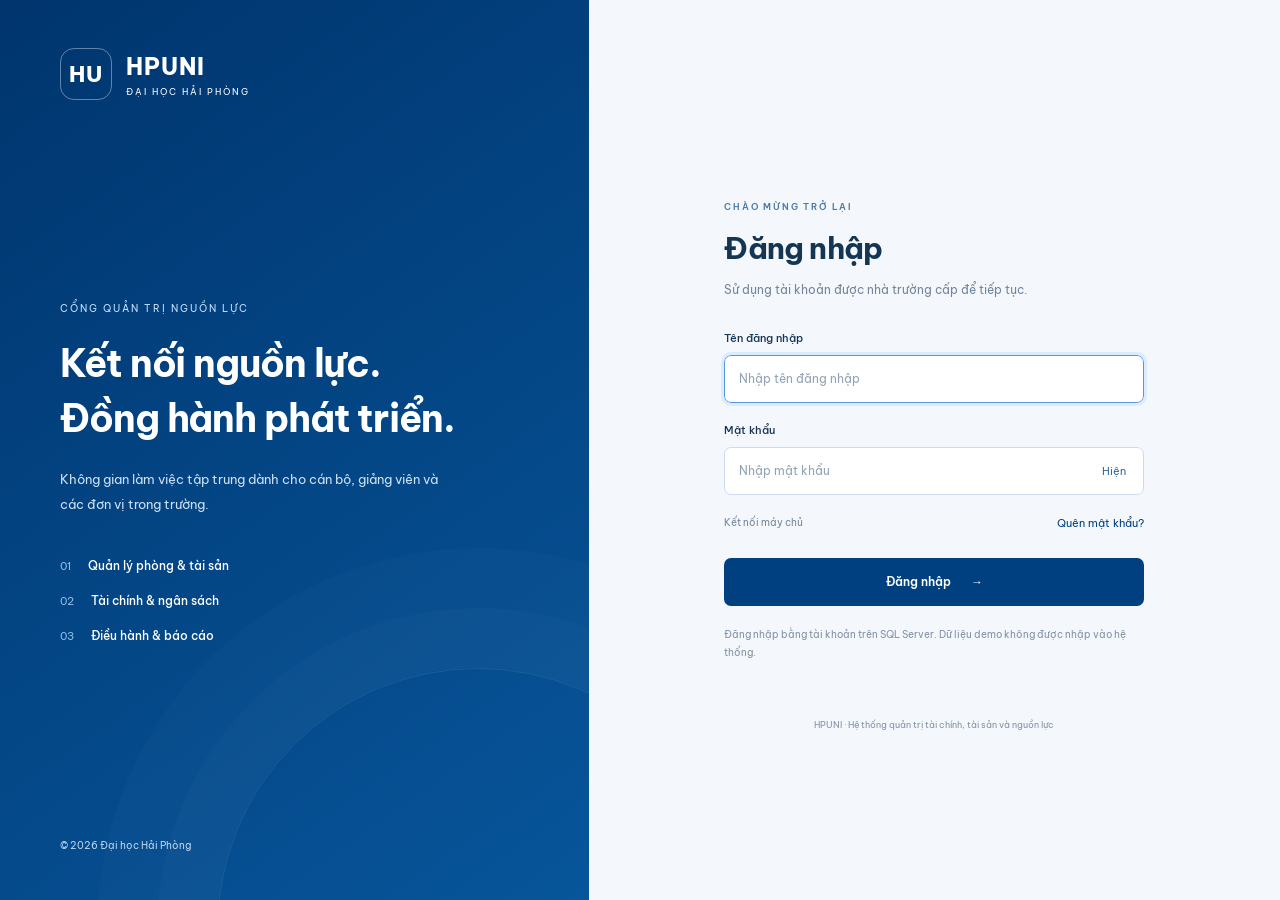
<file: frontend/login.html>
<!doctype html>
<html lang="vi">
<head>
  <meta charset="utf-8"><meta name="viewport" content="width=device-width,initial-scale=1">
  <meta name="theme-color" content="#004080"><title>Đăng nhập · HPUNI</title>
  <link rel="stylesheet" href="login.css">
</head>
<body>
  <main class="login-shell">
    <section class="intro" aria-label="Đại học Hải Phòng">
      <a class="brand" href="login.html"><span class="brand-mark">HU</span><span>HPUNI<small>ĐẠI HỌC HẢI PHÒNG</small></span></a>
      <div class="intro-copy"><span class="eyebrow">CỔNG QUẢN TRỊ NGUỒN LỰC</span><h1>Kết nối nguồn lực.<br>Đồng hành phát triển.</h1><p>Không gian làm việc tập trung dành cho cán bộ, giảng viên và các đơn vị trong trường.</p>
      <div class="features"><span>01 <strong>Quản lý phòng & tài sản</strong></span><span>02 <strong>Tài chính & ngân sách</strong></span><span>03 <strong>Điều hành & báo cáo</strong></span></div></div>
      <small class="intro-footer">© 2026 Đại học Hải Phòng</small>
    </section>
    <section class="login-area">
      <div class="form-card"><span class="form-badge">CHÀO MỪNG TRỞ LẠI</span><h2>Đăng nhập</h2><p class="subtitle">Sử dụng tài khoản được nhà trường cấp để tiếp tục.</p>
        <form id="login-form" method="post" action="/api/v1/auth/login">
          <label for="username">Tên đăng nhập hoặc email</label>
          <input id="username" name="username" autocomplete="username" placeholder="Nhập tên đăng nhập hoặc email" required maxlength="254" autofocus>
          <label for="password">Mật khẩu</label>
          <div class="password-wrap"><input id="password" name="password" type="password" autocomplete="current-password" placeholder="Nhập mật khẩu" required maxlength="128"><button id="toggle-password" type="button" aria-label="Hiện mật khẩu" aria-pressed="false">Hiện</button></div>
          <div class="form-options"><span class="demo-tag">Phiên bản trải nghiệm</span><button class="text-button" type="button" id="help">Quên mật khẩu?</button></div>
          <div id="message" role="alert" hidden></div>
          <button class="submit" type="submit" disabled>Đăng nhập <span aria-hidden="true">→</span></button>
        </form>
        <details class="demo-accounts"><summary>Tài khoản dùng thử</summary><p>Mật khẩu chung: <strong>Demo@123</strong></p><div id="demo-list"></div><small>Chọn một tài khoản để điền tên đăng nhập.</small></details>
        <p class="demo-note">Đăng nhập mô phỏng trên trình duyệt. Chưa kết nối hệ thống xác thực của nhà trường.</p>
      </div>
      <small class="area-footer">HPUNI · Hệ thống quản trị tài chính, tài sản và nguồn lực</small>
    </section>
  </main>
  <script type="module" src="page-entry.mjs"></script>
</body>
</html>
</file>
<file: frontend/login.css>
@import url('https://fonts.googleapis.com/css2?family=Be+Vietnam+Pro:wght@400;500;600;700;800&display=swap');
:root{font-family:'Be Vietnam Pro',sans-serif;color:#153653;background:#f4f7fc;font-synthesis:none}*{box-sizing:border-box}body{margin:0}button,input,select{font:inherit}button,a,input,select,summary{-webkit-tap-highlight-color:transparent}button,summary{cursor:pointer}button:focus-visible,a:focus-visible,summary:focus-visible{outline:3px solid #79b5f4;outline-offset:4px}[hidden]{display:none!important}.login-shell{min-height:100vh;display:grid;grid-template-columns:46% 54%}.intro{position:relative;overflow:hidden;padding:48px 60px;color:white;background:linear-gradient(145deg,#00356e,#07559a);display:flex;flex-direction:column;justify-content:space-between;gap:64px}.intro:after{content:'';position:absolute;width:520px;height:520px;border:1px solid #ffffff16;border-radius:50%;bottom:-290px;right:-150px;box-shadow:0 0 0 60px #ffffff04,0 0 0 120px #ffffff04;pointer-events:none}.brand{display:flex;gap:14px;align-items:center;color:inherit;text-decoration:none;font-size:23px;font-weight:800;letter-spacing:1px}.brand-mark{display:grid;place-items:center;width:52px;height:52px;border:1px solid #ffffff60;border-radius:14px;font-size:22px}.brand small{display:block;font-size:9px;letter-spacing:2px;margin-top:5px;font-weight:400}.eyebrow{font-size:10px;letter-spacing:2px;color:#c5e1ff}.intro h1{font-size:clamp(28px,3vw,44px);line-height:1.45;letter-spacing:-1.1px;margin:20px 0}.intro-copy>p{max-width:400px;font-size:13px;line-height:1.9;color:#cee0f3}.features{display:grid;gap:20px;margin-top:42px;font-size:11px}.features span{display:flex;gap:17px;align-items:center;color:#8fbee9}.features strong{font-size:12px;font-weight:500;color:#fff}.intro-footer{font-size:10px;color:#bdd5ed}.login-area{display:flex;flex-direction:column;align-items:center;justify-content:center;padding:55px 40px 28px;gap:45px}.form-card{width:100%;max-width:420px}.form-badge{font-size:9px;letter-spacing:1.8px;font-weight:600;color:#4779a6}h2{font-size:30px;letter-spacing:-.8px;margin:15px 0 10px}.subtitle{font-size:12px;color:#73869b;line-height:1.8;margin-bottom:30px}label{display:block;font-size:11px;font-weight:500;margin:20px 0 10px}input,select{width:100%;height:48px;padding:0 14px;border:1px solid #cddced;background:#fff;border-radius:7px;color:#153653;font-size:12px;min-width:0}input::placeholder{color:#93a3b5}input:focus,select:focus{outline:3px solid #dcecff;border-color:#5598dc}.password-wrap{position:relative}.password-wrap input{padding-right:65px}.password-wrap button{position:absolute;right:8px;top:7px;height:34px;background:none;border:0;color:#316a9f;font-size:11px;padding:0 10px}.form-options{display:flex;justify-content:space-between;align-items:center;gap:10px;margin:17px 0 24px}.demo-tag{font-size:10px;color:#73869b}.text-button{border:0;background:none;padding:4px 0;color:#004080;font-size:11px}.submit{width:100%;display:flex;justify-content:center;gap:20px;align-items:center;height:48px;border:0;border-radius:7px;background:#004080;color:white;font-size:12px;font-weight:600}.submit:hover{background:#07569b}.submit:disabled{opacity:.6;cursor:wait}#message{padding:12px;margin-bottom:18px;background:#fff0f0;color:#a32e37;border:1px solid #f3d0d4;border-radius:7px;font-size:11px;line-height:1.7}.demo-accounts{margin-top:25px;border:1px solid #d8e4f2;border-radius:8px;padding:14px 16px;background:#fff}.demo-accounts summary{font-size:11px;color:#004080}.demo-accounts p,.demo-accounts small{font-size:10px;line-height:1.8;color:#73869b}#demo-list{display:grid;gap:5px;margin:12px 0}#demo-list button{display:flex;justify-content:space-between;gap:8px;text-align:left;border:0;border-radius:4px;background:#f2f7fd;color:#24527d;padding:9px;font-size:10px}#demo-list button:hover{background:#e5effc}.demo-note{font-size:10px;line-height:1.8;color:#8192a6;margin-top:20px}.area-footer{font-size:9px;color:#8192a6;text-align:center;line-height:1.8}#role-picker .submit{margin-top:20px}@media(min-width:1600px){.intro{padding:60px 90px}}@media(max-width:900px){.intro{padding:35px}.intro h1{font-size:29px}.login-area{padding:40px 28px}}@media(max-width:650px){.login-shell{display:block}.intro{padding:25px;gap:25px}.brand{font-size:19px}.brand-mark{width:43px;height:43px}.intro-copy h1{font-size:23px;margin:12px 0}.intro-copy>p,.features,.intro-footer{display:none}.eyebrow{font-size:8px}.login-area{padding:32px 24px 24px;gap:30px}h2{font-size:27px}.subtitle{margin-bottom:22px}}
</file>
